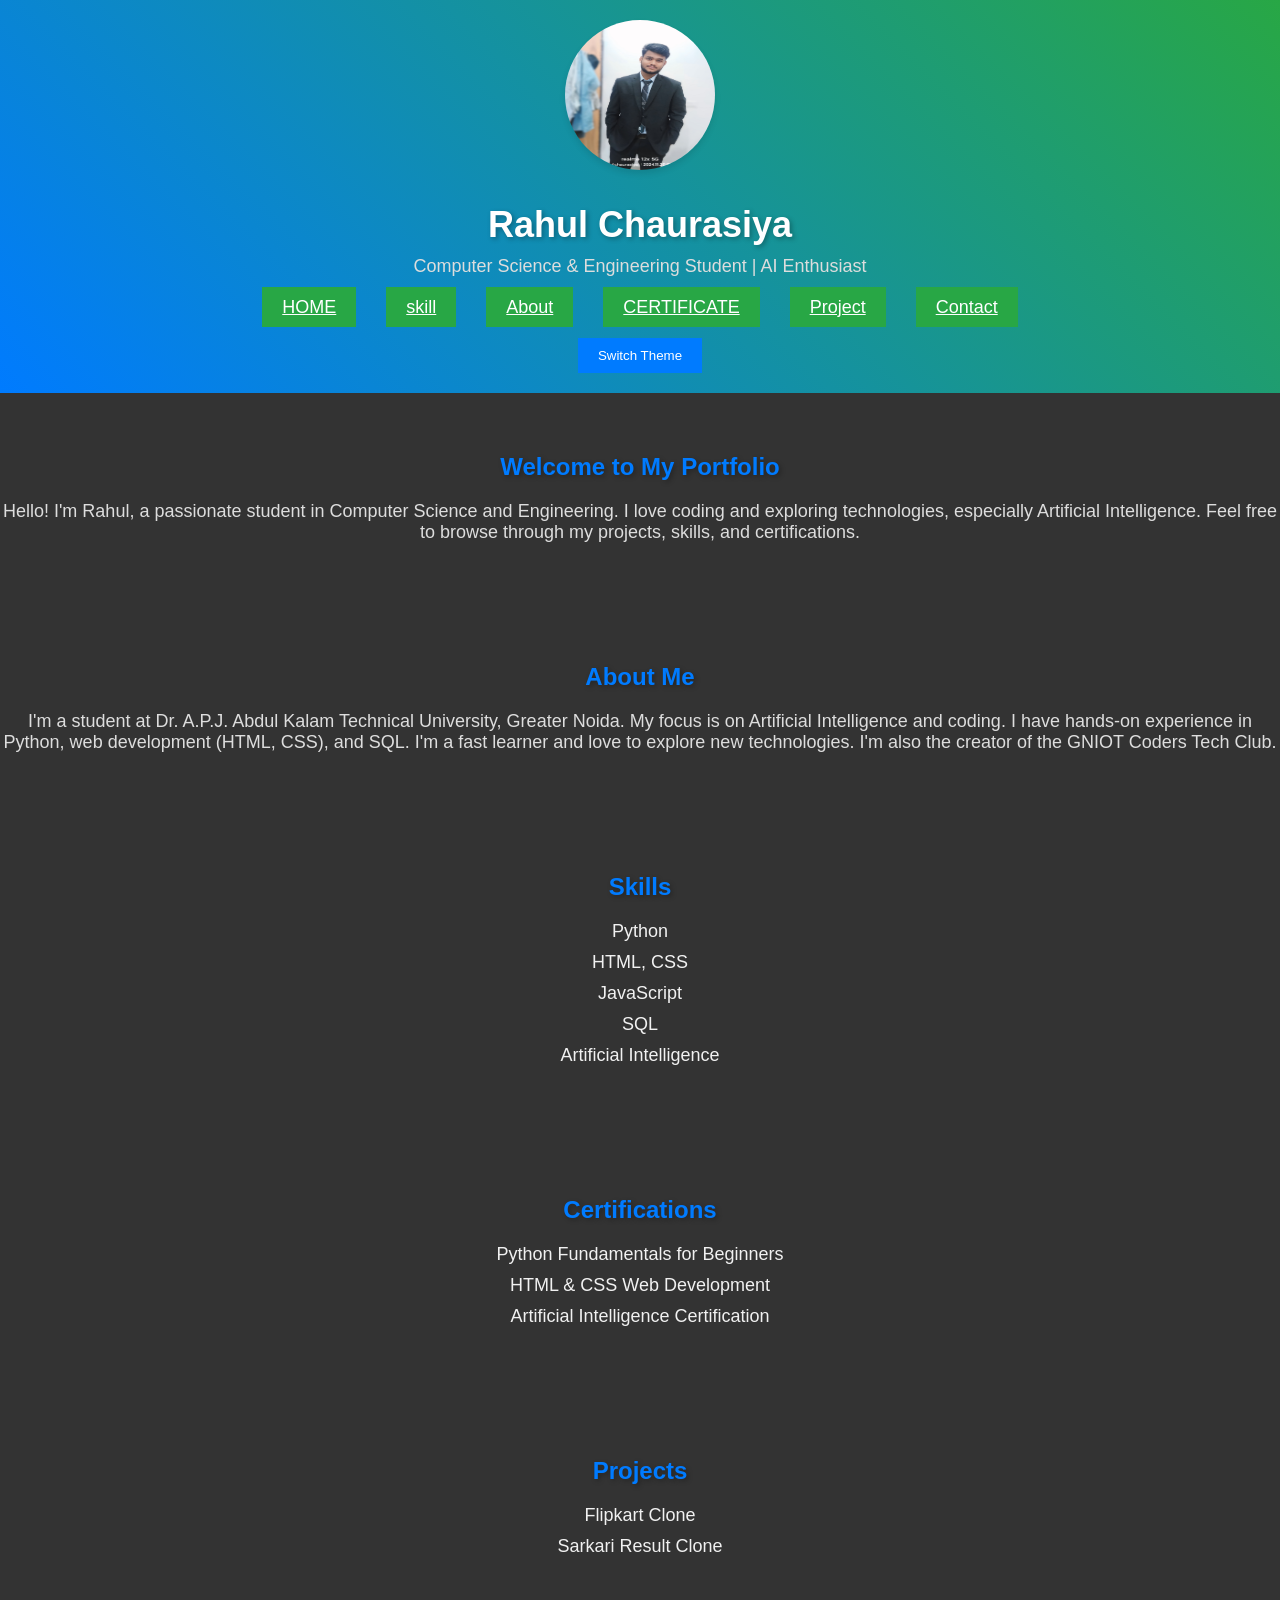
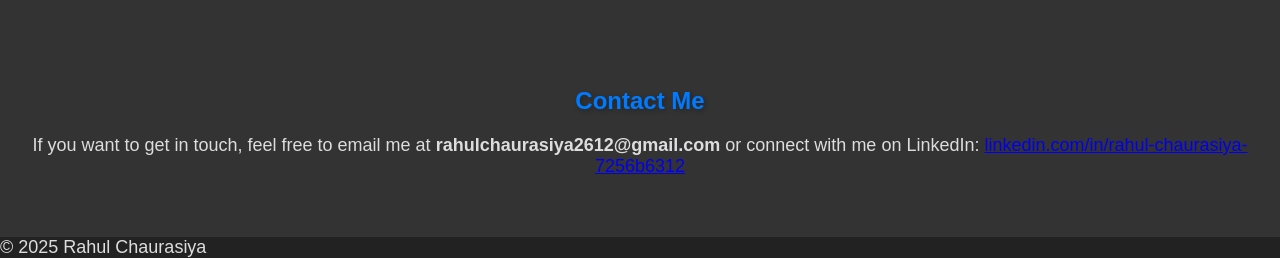
<file: index.html>
<!DOCTYPE html>
<html lang="en">
<head>
  <meta charset="UTF-8">
  <meta name="viewport" content="width=device-width, initial-scale=1.0">
  <title>Rahul Chaurasiya - Portfolio</title>
  <link rel="stylesheet" href="style.css">
</head>
<body>
  <!-- Header Section -->
  <header>
    <div class="container">
      <img src="PIC2.jpg" alt="Rahul Chaurasiya" class="profile-img">
      <h1>Rahul Chaurasiya</h1>
      <p>Computer Science & Engineering Student | AI Enthusiast</p>

      <!-- Mobile Menu Toggle -->
      <div class="menu-toggle">&#9776;</div>

      <!-- Navigation Menu -->
      <nav class="nav-menu">
        <ul>
          <!-- <li><button class="nav-link" data-target="home">Home</button></li> -->
         <!-- <button class="nav-link" data-target="home">Home</button> -->
         <li><a href="HOME.html" class="nav-link">HOME</a></li>
         <li><a href="skill.html" class="nav-link">skill</a></li>
         <li><a href="About.html" class="nav-link">About</a></li>
         
         <!-- <li><button class="nav-link" data-target="about">About</button></li> -->
         <!-- <li><button class="nav-link" data-target="skills">Skills</button></li> -->
         <li><a href="certificate.html" class="nav-link">CERTIFICATE</a></li>
          <!-- <li><button class="nav-link" data-target="certifications">Certifications</button></li> -->

         <li><a href="project.html" class="nav-link">Project</a></li>
         <li><a href="contact.html" class="nav-link">Contact</a></li>


          <!-- <li><button class="nav-link" data-target="projects">Projects</button></li> -->
          <!-- <li><button class="nav-link" data-target="contact">Contact</button></li> -->
        </ul>
      </nav>

      <!-- Theme Switcher Button -->
      <button class="theme-toggle">Switch Theme</button>
    </div>
  </header>

  <!-- Sections -->
  <section id="home">
    <div class="container">
      <h2>Welcome to My Portfolio</h2>
      <p>Hello! I'm Rahul, a passionate student in Computer Science and Engineering. I love coding and exploring technologies, especially Artificial Intelligence. Feel free to browse through my projects, skills, and certifications.</p>
    </div>
  </section>

  <section id="about">
    <div class="container">
      <h2>About Me</h2>
      <p>I'm a student at Dr. A.P.J. Abdul Kalam Technical University, Greater Noida. My focus is on Artificial Intelligence and coding. I have hands-on experience in Python, web development (HTML, CSS), and SQL. I'm a fast learner and love to explore new technologies. I'm also the creator of the GNIOT Coders Tech Club.</p>
    </div>
  </section>

  <section id="skills">
    <div class="container">
      <h2>Skills</h2>
      <ul>
        <li>Python</li>
        <li>HTML, CSS</li>
        <li>JavaScript</li>
        <li>SQL</li>
        <li>Artificial Intelligence</li>
      </ul>
    </div>
  </section>

  <section id="certifications">
    <div class="container">
      <h2>Certifications</h2>
      <ul>
        <li>Python Fundamentals for Beginners</li>
        <li>HTML & CSS Web Development</li>
        <li>Artificial Intelligence Certification</li>
      </ul>
    </div>
  </section>

  <section id="projects">
    <div class="container">
      <h2>Projects</h2>
      <ul>
        <li>Flipkart Clone</li>
        <li>Sarkari Result Clone</li>
      </ul>
    </div>
  </section>

  <section id="contact">
    <div class="container">
      <h2>Contact Me</h2>
      <p>If you want to get in touch, feel free to email me at <strong>rahulchaurasiya2612@gmail.com</strong> or connect with me on LinkedIn: <a href="https://linkedin.com/in/rahul-chaurasiya-7256b6312" target="_blank">linkedin.com/in/rahul-chaurasiya-7256b6312</a></p>
    </div>
  </section>

  <footer>
    <div class="container">
      <p>&copy; 2025 Rahul Chaurasiya</p>
    </div>
  </footer>

  <script src="script.js"></script>
</body>
</html>
</file>
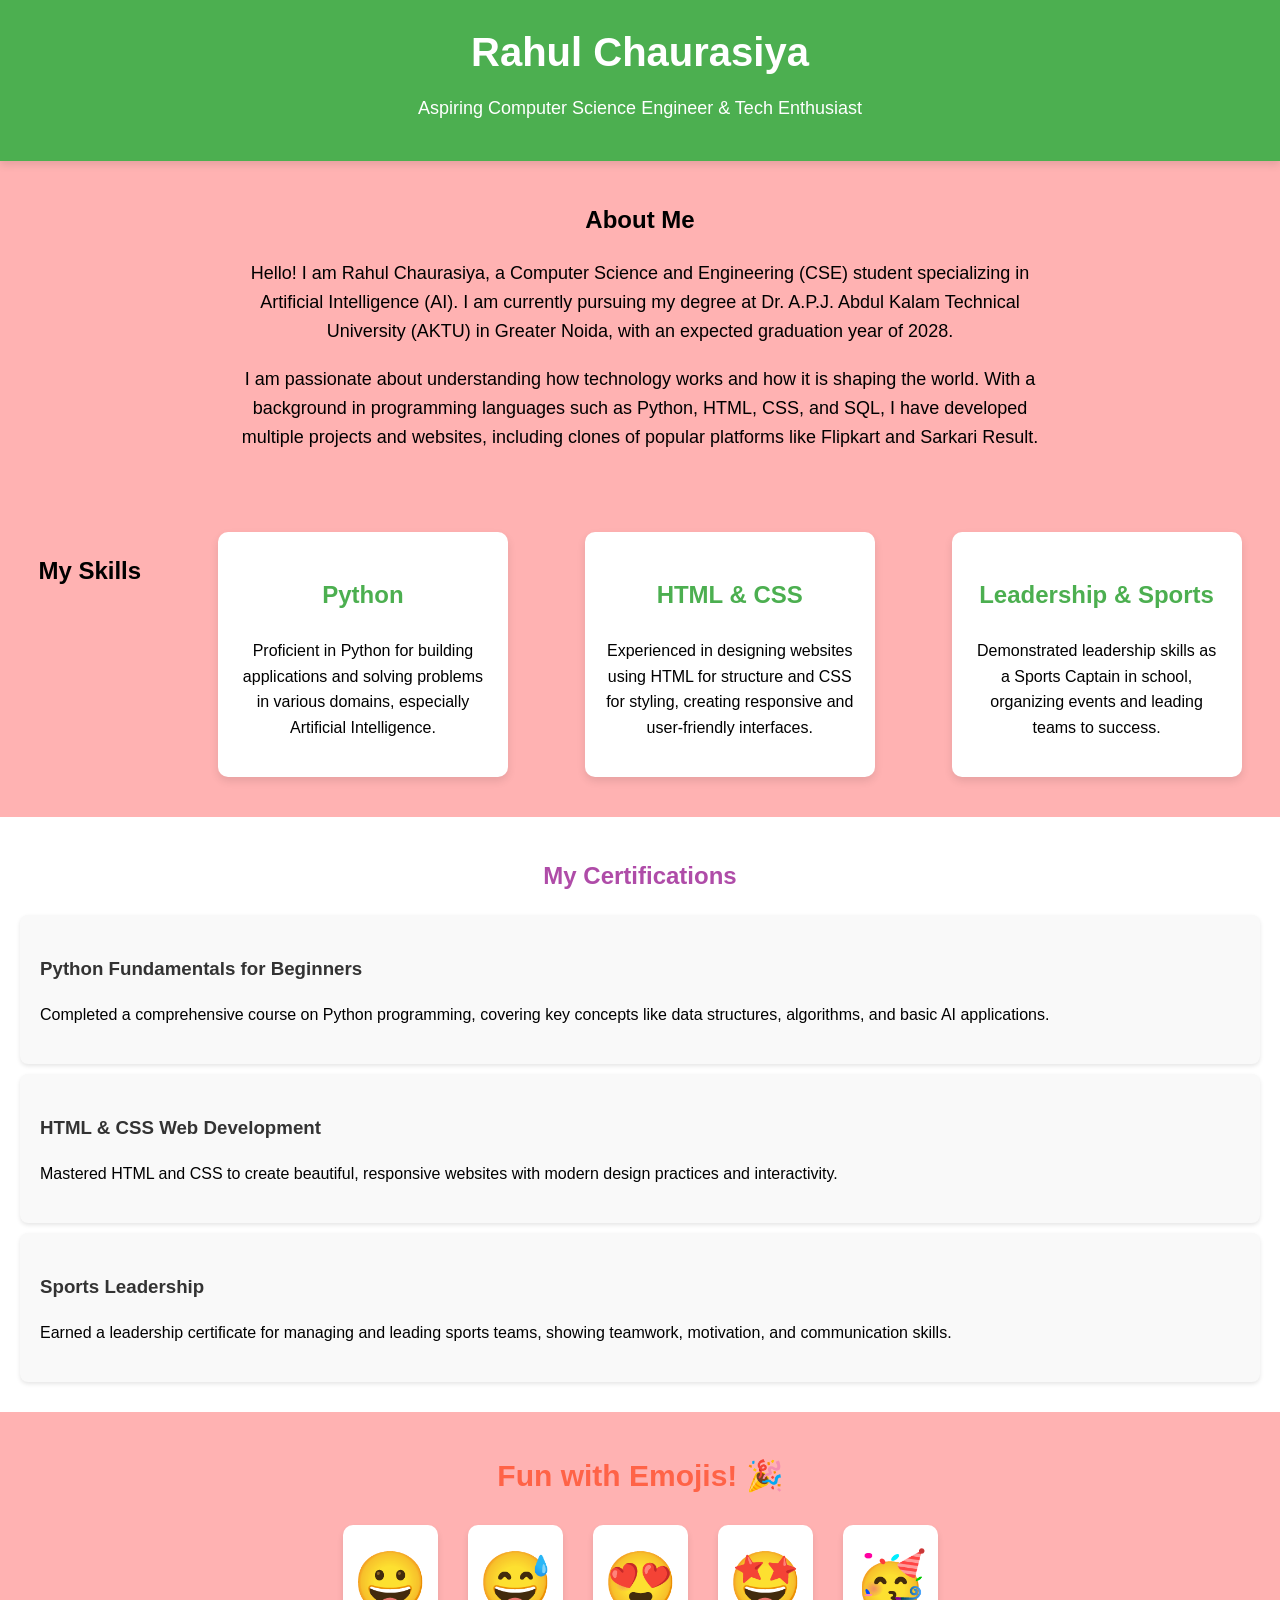
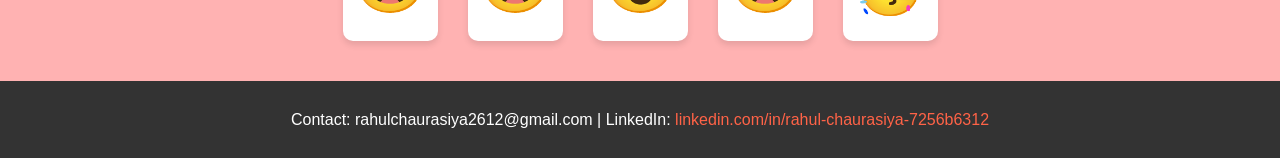
<file: certificate.html>
<!DOCTYPE html>
<html lang="en">
<head>
    <meta charset="UTF-8">
    <meta name="viewport" content="width=device-width, initial-scale=1.0">
    <title>Rahul Chaurasiya - Certificate Showcase</title>
    <link rel="stylesheet" href="stylesCERTIFICATE.css">
</head>
<body>
    <header>
        <h1>Rahul Chaurasiya</h1>
        <p class="subtitle">Aspiring Computer Science Engineer & Tech Enthusiast</p>
    </header>
    
    <section class="intro">
        <h2>About Me</h2>
        <p>
            Hello! I am Rahul Chaurasiya, a Computer Science and Engineering (CSE) student specializing in Artificial Intelligence (AI). I am currently pursuing my degree at Dr. A.P.J. Abdul Kalam Technical University (AKTU) in Greater Noida, with an expected graduation year of 2028. 
        </p>
        <p>
            I am passionate about understanding how technology works and how it is shaping the world. With a background in programming languages such as Python, HTML, CSS, and SQL, I have developed multiple projects and websites, including clones of popular platforms like Flipkart and Sarkari Result.
        </p>
    </section>
    
    <section class="skills">
        <h2>My Skills</h2>
        <div class="skill-card">
            <h3>Python</h3>
            <p>Proficient in Python for building applications and solving problems in various domains, especially Artificial Intelligence.</p>
        </div>
        <div class="skill-card">
            <h3>HTML & CSS</h3>
            <p>Experienced in designing websites using HTML for structure and CSS for styling, creating responsive and user-friendly interfaces.</p>
        </div>
        <div class="skill-card">
            <h3>Leadership & Sports</h3>
            <p>Demonstrated leadership skills as a Sports Captain in school, organizing events and leading teams to success.</p>
        </div>
    </section>
    
    <section class="certificates">
        <h2>My Certifications</h2>
        <div class="certificate-card">
            <h3>Python Fundamentals for Beginners</h3>
            <p>Completed a comprehensive course on Python programming, covering key concepts like data structures, algorithms, and basic AI applications.</p>
        </div>
        <div class="certificate-card">
            <h3>HTML & CSS Web Development</h3>
            <p>Mastered HTML and CSS to create beautiful, responsive websites with modern design practices and interactivity.</p>
        </div>
        <div class="certificate-card">
            <h3>Sports Leadership</h3>
            <p>Earned a leadership certificate for managing and leading sports teams, showing teamwork, motivation, and communication skills.</p>
        </div>
    </section>
    
    <section class="emojis">
        <h2>Fun with Emojis! 🎉</h2>
        <div class="emoji-container">
            <div class="emoji">😀</div>
            <div class="emoji">😅</div>
            <div class="emoji">😍</div>
            <div class="emoji">🤩</div>
            <div class="emoji">🥳</div>
        </div>
    </section>
    
    <footer>
        <p>Contact: rahulchaurasiya2612@gmail.com | LinkedIn: <a href="https://linkedin.com/in/rahul-chaurasiya-7256b6312" target="_blank">linkedin.com/in/rahul-chaurasiya-7256b6312</a></p>
    </footer>
</body>
</html>
</file>
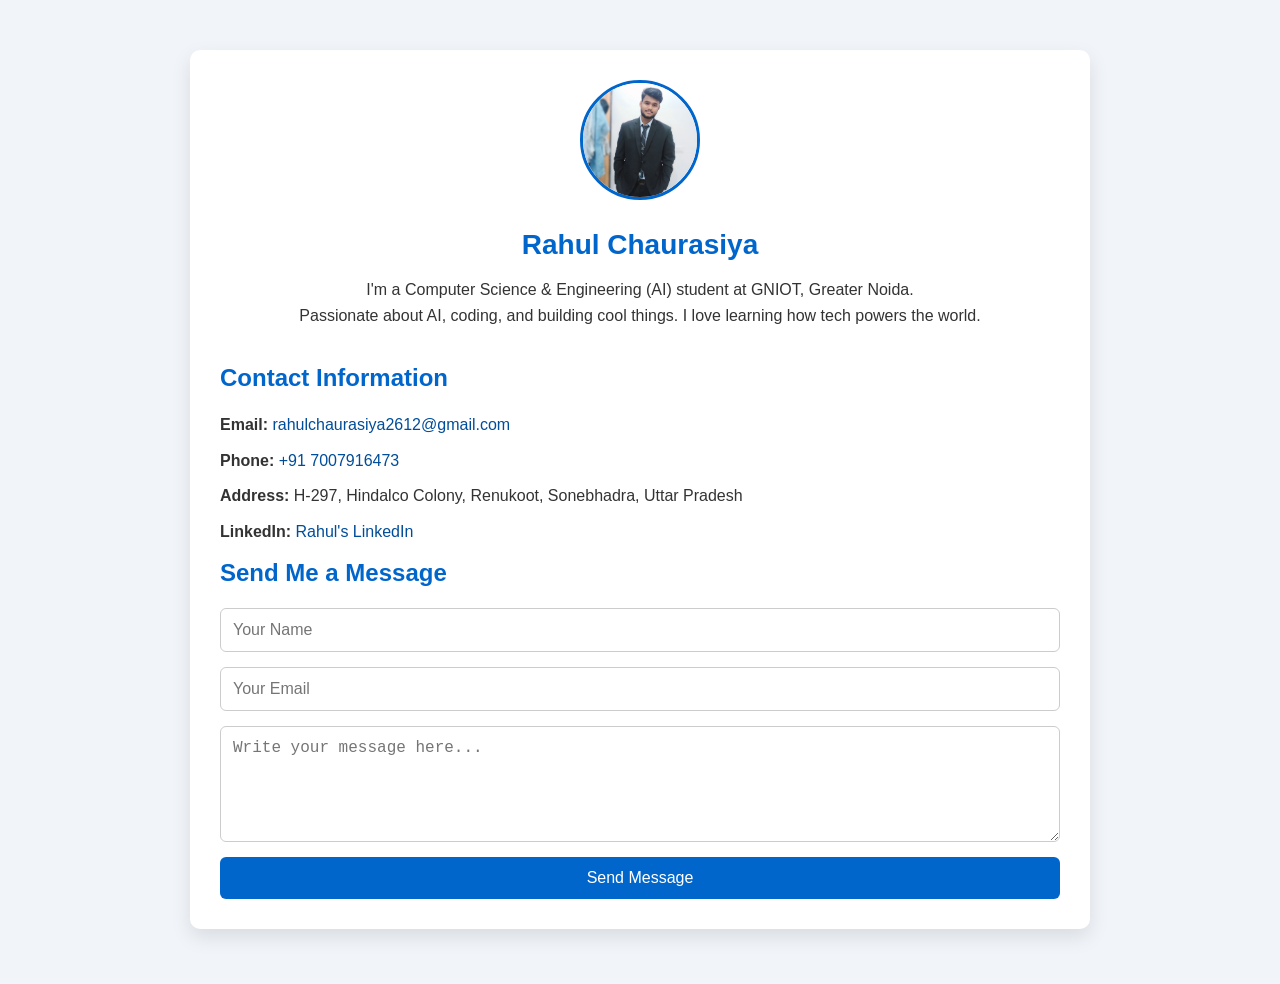
<file: contact.html>
<!DOCTYPE html>
<html lang="en">
<head>
  <meta charset="UTF-8" />
  <meta name="viewport" content="width=device-width, initial-scale=1.0"/>
  <title>Contact - Rahul Chaurasiya</title>
  <link rel="stylesheet" href="stylecontact.css" />
</head>
<body>
  <div class="container">
    <div class="intro">
      <img src="PIC2.jpg" alt="Rahul Chaurasiya" class="profile-pic" />
      <h1>Rahul Chaurasiya</h1>
      <p>
        I'm a Computer Science & Engineering (AI) student at GNIOT, Greater Noida.<br>
        Passionate about AI, coding, and building cool things. I love learning how tech powers the world.
      </p>
    </div>

    <div class="contact-info">
      <h2>Contact Information</h2>
      <ul>
        <li><strong>Email:</strong> <a href="mailto:rahulchaurasiya2612@gmail.com">rahulchaurasiya2612@gmail.com</a></li>
        <li><strong>Phone:</strong> <a href="tel:+917007916473">+91 7007916473</a></li>
        <li><strong>Address:</strong> H-297, Hindalco Colony, Renukoot, Sonebhadra, Uttar Pradesh</li>
        <li><strong>LinkedIn:</strong> <a href="https://linkedin.com/in/rahul-chaurasiya-7256b6312" target="_blank">Rahul's LinkedIn</a></li>
      </ul>
    </div>

    <div class="contact-form">
      <h2>Send Me a Message</h2>
      <form action="#" method="post">
        <input type="text" name="name" placeholder="Your Name" required />
        <input type="email" name="email" placeholder="Your Email" required />
        <textarea name="message" rows="5" placeholder="Write your message here..." required></textarea>
        <button type="submit">Send Message</button>
      </form>
    </div>
  </div>
</body>
</html>
</file>
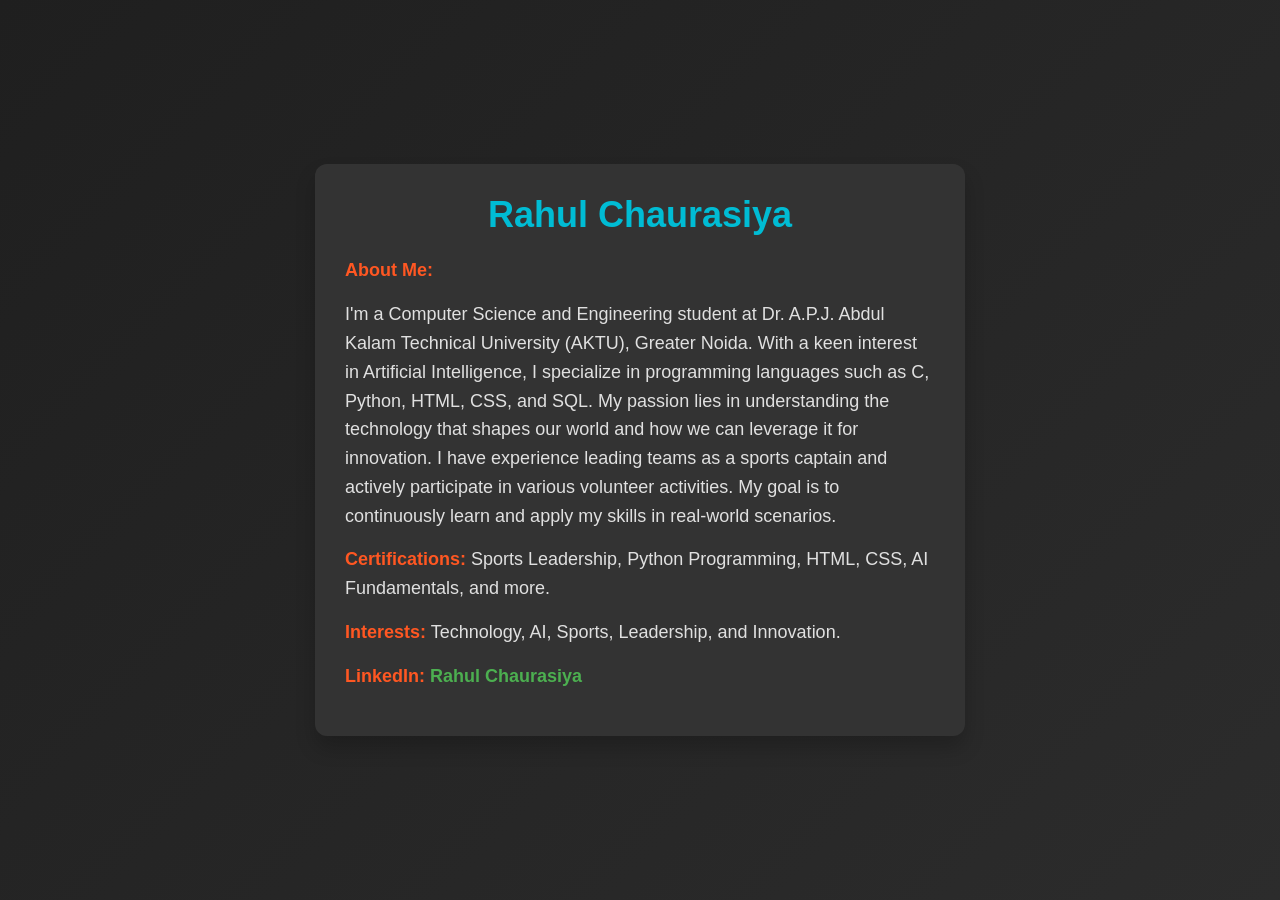
<file: HOME.html>
<!DOCTYPE html>
<html lang="en">
<head>
  <meta charset="UTF-8">
  <meta name="viewport" content="width=device-width, initial-scale=1.0">
  <title>Rahul Chaurasiya's Profile</title>
  <link rel="stylesheet" href="styles_HOME.css">
</head>
<body>
  <div class="container">
    <div class="profile-card">
      <h1>Rahul Chaurasiya</h1>
      <p><strong>About Me:</strong></p>
      <p>I'm a Computer Science and Engineering student at Dr. A.P.J. Abdul Kalam Technical University (AKTU), Greater Noida. With a keen interest in Artificial Intelligence, I specialize in programming languages such as C, Python, HTML, CSS, and SQL. My passion lies in understanding the technology that shapes our world and how we can leverage it for innovation. I have experience leading teams as a sports captain and actively participate in various volunteer activities. My goal is to continuously learn and apply my skills in real-world scenarios.</p>
      <p><strong>Certifications:</strong> Sports Leadership, Python Programming, HTML, CSS, AI Fundamentals, and more.</p>
      <p><strong>Interests:</strong> Technology, AI, Sports, Leadership, and Innovation.</p>
      
      <p><strong>LinkedIn:</strong> <a href="https://linkedin.com/in/rahul-chaurasiya-7256b6312" class="link" target="_blank">Rahul Chaurasiya</a></p>
    </div>
  </div>
</body>
</html>
</file>
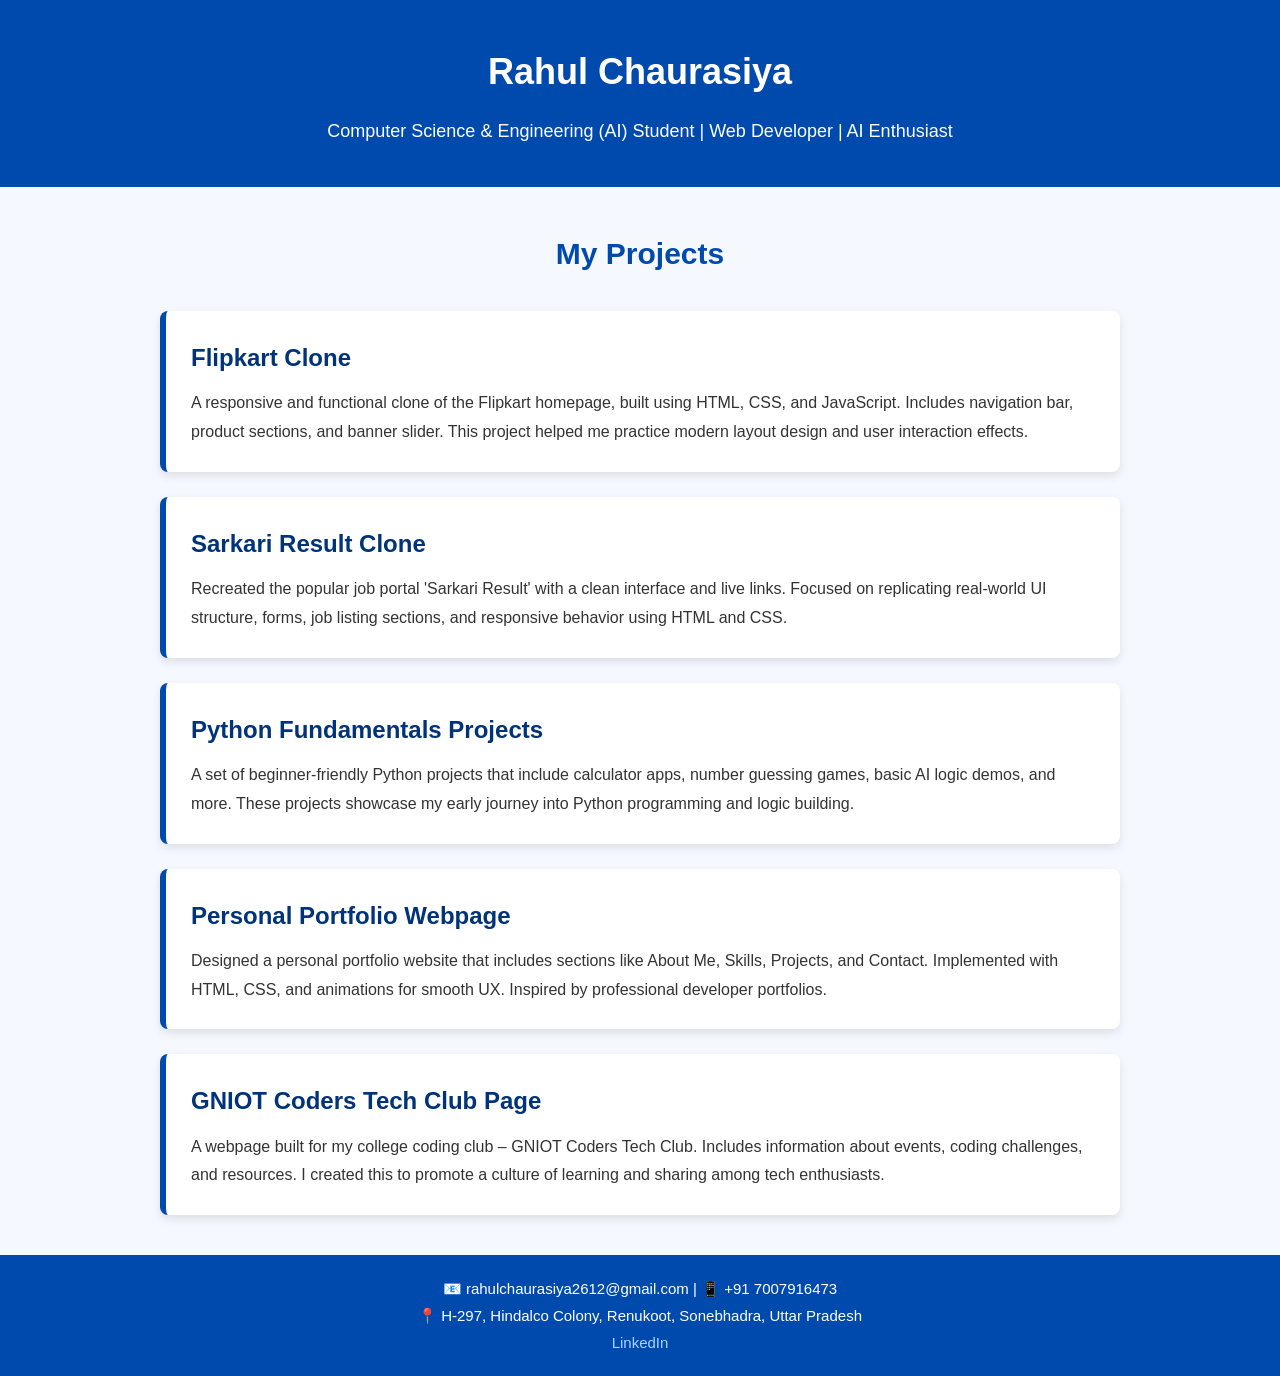
<file: project.html>
<!DOCTYPE html>
<html lang="en">
<head>
  <meta charset="UTF-8" />
  <meta name="viewport" content="width=device-width, initial-scale=1.0"/>
  <title>Rahul Chaurasiya - Projects</title>
  <link rel="stylesheet" href="styleproject.css" />
</head>
<body>
  <header>
    <h1>Rahul Chaurasiya</h1>
    <p>Computer Science & Engineering (AI) Student | Web Developer | AI Enthusiast</p>
  </header>

  <section class="projects">
    <h2>My Projects</h2>

    <div class="project">
      <h3>Flipkart Clone</h3>
      <p>
        A responsive and functional clone of the Flipkart homepage, built using HTML, CSS, and JavaScript. Includes navigation bar, product sections, and banner slider. This project helped me practice modern layout design and user interaction effects.
      </p>
    </div>

    <div class="project">
      <h3>Sarkari Result Clone</h3>
      <p>
        Recreated the popular job portal 'Sarkari Result' with a clean interface and live links. Focused on replicating real-world UI structure, forms, job listing sections, and responsive behavior using HTML and CSS.
      </p>
    </div>

    <div class="project">
      <h3>Python Fundamentals Projects</h3>
      <p>
        A set of beginner-friendly Python projects that include calculator apps, number guessing games, basic AI logic demos, and more. These projects showcase my early journey into Python programming and logic building.
      </p>
    </div>

    <div class="project">
      <h3>Personal Portfolio Webpage</h3>
      <p>
        Designed a personal portfolio website that includes sections like About Me, Skills, Projects, and Contact. Implemented with HTML, CSS, and animations for smooth UX. Inspired by professional developer portfolios.
      </p>
    </div>

    <div class="project">
      <h3>GNIOT Coders Tech Club Page</h3>
      <p>
        A webpage built for my college coding club – GNIOT Coders Tech Club. Includes information about events, coding challenges, and resources. I created this to promote a culture of learning and sharing among tech enthusiasts.
      </p>
    </div>
  </section>

  <footer>
    <p>📧 rahulchaurasiya2612@gmail.com | 📱 +91 7007916473</p>
    <p>📍 H-297, Hindalco Colony, Renukoot, Sonebhadra, Uttar Pradesh</p>
    <p><a href="https://linkedin.com/in/rahul-chaurasiya-7256b6312" target="_blank">LinkedIn</a></p>
  </footer>
</body>
</html>
</file>
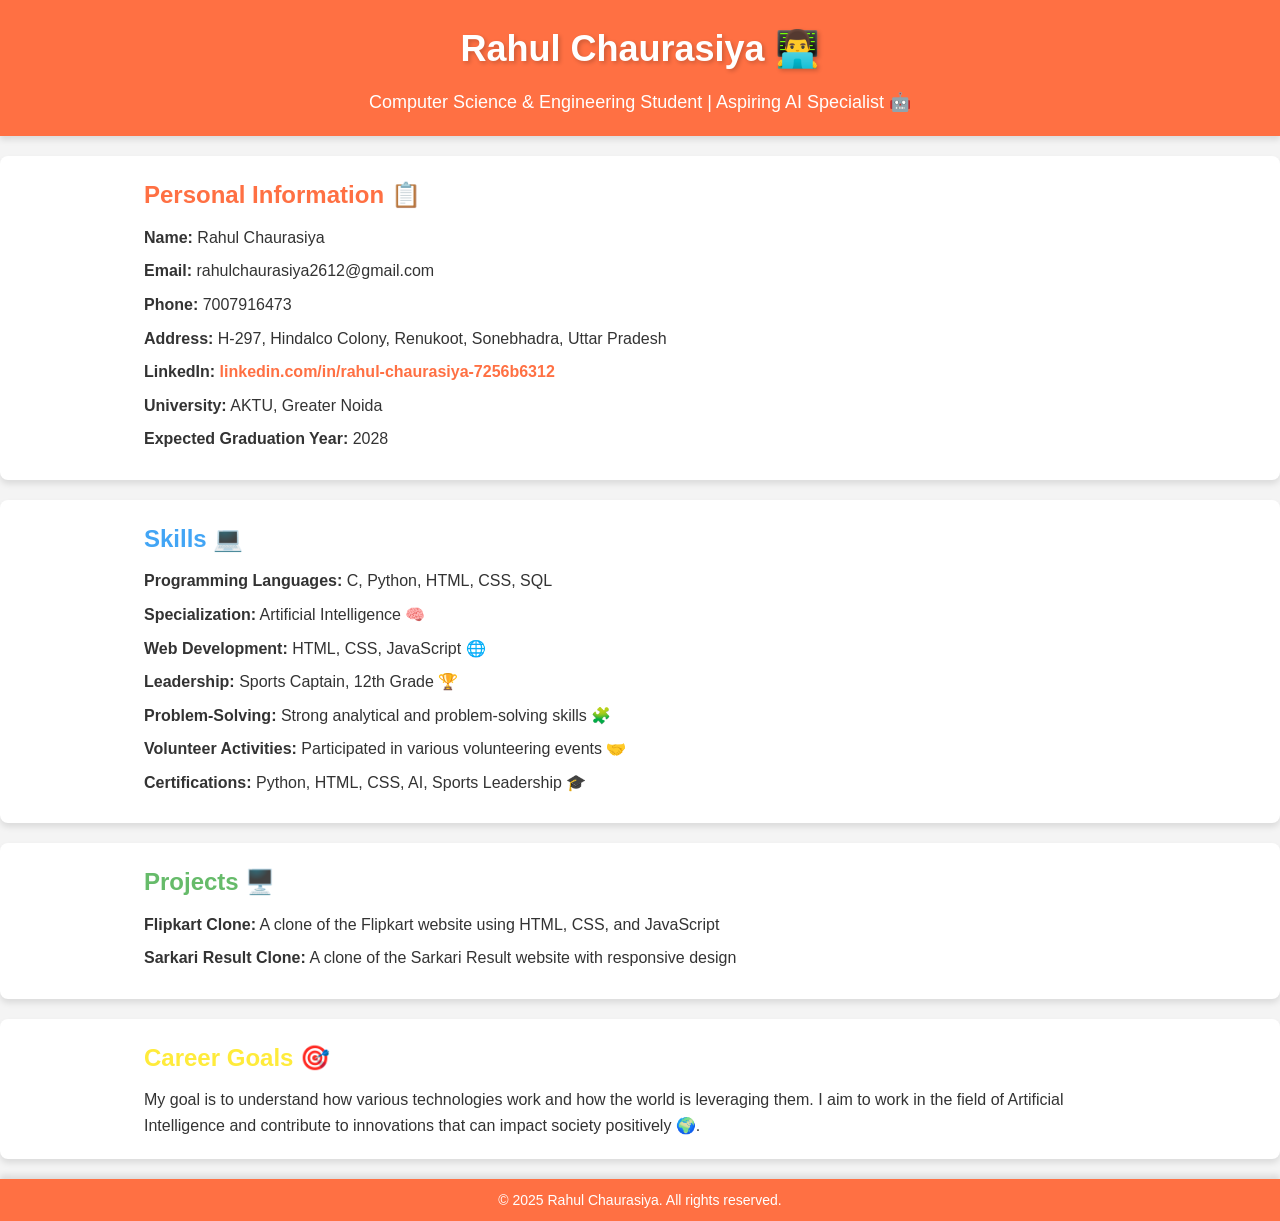
<file: skill.html>
<!DOCTYPE html>
<html lang="en">
<head>
    <meta charset="UTF-8">
    <meta name="viewport" content="width=device-width, initial-scale=1.0">
    <title>Rahul Chaurasiya - Biodata</title>
    <link rel="stylesheet" href="styles_SKILL.css">
</head>
<body>
    <header>
        <div class="container">
            <h1>Rahul Chaurasiya 👨‍💻</h1>
            <p>Computer Science & Engineering Student | Aspiring AI Specialist 🤖</p>
        </div>
    </header>

    <section class="bio">
        <div class="container">
            <h2>Personal Information 📋</h2>
            <ul>
                <li><strong>Name:</strong> Rahul Chaurasiya</li>
                <li><strong>Email:</strong> rahulchaurasiya2612@gmail.com</li>
                <li><strong>Phone:</strong> 7007916473</li>
                <li><strong>Address:</strong> H-297, Hindalco Colony, Renukoot, Sonebhadra, Uttar Pradesh</li>
                <li><strong>LinkedIn:</strong> <a href="https://linkedin.com/in/rahul-chaurasiya-7256b6312" target="_blank">linkedin.com/in/rahul-chaurasiya-7256b6312</a></li>
                <li><strong>University:</strong> AKTU, Greater Noida</li>
                <li><strong>Expected Graduation Year:</strong> 2028</li>
            </ul>
        </div>
    </section>

    <section class="skills">
        <div class="container">
            <h2>Skills 💻</h2>
            <ul>
                <li><strong>Programming Languages:</strong> C, Python, HTML, CSS, SQL</li>
                <li><strong>Specialization:</strong> Artificial Intelligence 🧠</li>
                <li><strong>Web Development:</strong> HTML, CSS, JavaScript 🌐</li>
                <li><strong>Leadership:</strong> Sports Captain, 12th Grade 🏆</li>
                <li><strong>Problem-Solving:</strong> Strong analytical and problem-solving skills 🧩</li>
                <li><strong>Volunteer Activities:</strong> Participated in various volunteering events 🤝</li>
                <li><strong>Certifications:</strong> Python, HTML, CSS, AI, Sports Leadership 🎓</li>
            </ul>
        </div>
    </section>

    <section class="projects">
        <div class="container">
            <h2>Projects 🖥️</h2>
            <ul>
                <li><strong>Flipkart Clone:</strong> A clone of the Flipkart website using HTML, CSS, and JavaScript</li>
                <li><strong>Sarkari Result Clone:</strong> A clone of the Sarkari Result website with responsive design</li>
            </ul>
        </div>
    </section>

    <section class="goals">
        <div class="container">
            <h2>Career Goals 🎯</h2>
            <p>My goal is to understand how various technologies work and how the world is leveraging them. I aim to work in the field of Artificial Intelligence and contribute to innovations that can impact society positively 🌍.</p>
        </div>
    </section>

    <footer>
        <div class="container">
            <p>&copy; 2025 Rahul Chaurasiya. All rights reserved.</p>
        </div>
    </footer>
</body>
</html>
</file>
<file: style.css>
/* Global Styles */
* {
    margin: 0;
    padding: 0;
    box-sizing: border-box;
  }
  
  body {
    font-family: 'Arial', sans-serif;
    background-color: #222; /* Darker background */
    color: #f1f1f1; /* Light text color for contrast */
    transition: background-color 0.3s ease;
  }
  
  h1, h2 {
    color: #fff;
    text-shadow: 2px 2px 5px rgba(0, 0, 0, 0.3);
  }
  
  /* Header Section */
  header {
    background: linear-gradient(45deg, #007bff, #28a745); /* Professional gradient */
    padding: 20px 0;
    text-align: center;
    position: relative;
  }
  
  .profile-img {
    border-radius: 50%;
    width: 150px;
    height: 150px;
    margin-bottom: 20px;
    box-shadow: 0 4px 6px rgba(0, 0, 0, 0.1);
    transition: transform 0.3s ease, box-shadow 0.3s ease;
  }
  
  .profile-img:hover {
    transform: scale(1.1); /* Zoom effect on hover */
    box-shadow: 0 8px 12px rgba(0, 0, 0, 0.2); /* Adding shadow on hover */
  }
  
  h1 {
    font-size: 36px;
    margin: 10px 0;
  }
  
  p {
    font-size: 18px;
    color: #ddd;
  }
  
  nav ul {
    list-style: none;
    display: flex;
    justify-content: center;
    margin-top: 20px;
  }
  
  nav ul li {
    margin: 0 15px;
  }
  
  nav .nav-link {
    background: #28a745; /* Professional green */
    border: none;
    color: white;
    font-size: 18px;
    padding: 10px 20px;
    cursor: pointer;
    transition: background 0.3s ease, transform 0.3s ease, color 0.3s ease;
  }
  
  nav .nav-link:hover {
    background: #218838; /* Darker green on hover */
    transform: scale(1.1);
    color: #fff; /* Text color change */
  }
  
  .theme-toggle {
    background-color: #007bff; /* Professional blue */
    color: white;
    padding: 10px 20px;
    border: none;
    margin-top: 20px;
    cursor: pointer;
    transition: background-color 0.3s ease, transform 0.3s ease;
  }
  
  .theme-toggle:hover {
    background-color: #0056b3; /* Darker blue on hover */
    transform: scale(1.1);
  }
  
  .menu-toggle {
    display: none;
    font-size: 30px;
    color: white;
    cursor: pointer;
    transition: transform 0.3s ease;
  }
  
  .menu-toggle:hover {
    transform: rotate(90deg); /* Rotate the hamburger icon on hover */
  }
  
  /* Sections */
  section {
    padding: 60px 0;
    background-color: #333; /* Darker background for sections */
    color: #f1f1f1; /* Light text for better readability */
    text-align: center;
  }
  
  section h2 {
    margin-bottom: 20px;
    color: #007bff; /* Blue for section headings */
  }
  
  ul {
    list-style: none;
    padding: 0;
  }
  
  ul li {
    margin: 10px 0;
    font-size: 18px;
    transition: transform 0.3s ease, color 0.3s ease;
  }
  
  ul li:hover {
    transform: translateX(10px); /* Slide effect on hover */
    color: #28a745; /* Change text color to green */
  }
  
  /* Responsive Design */
  @media (max-width: 768px) {
    nav ul {
      flex-direction: column;
    }
  
    .menu-toggle {
      display: block;
      position: absolute;
      top: 20px;
      right: 20px;
    }
  
    nav.active {
      display: block;
    }
  
    nav ul {
      display: none;
      flex-direction: column;
      text-align: center;
    }
  
    nav ul li {
      margin: 15px 0;
    }
  
    nav.active ul {
      display: flex;
    }
  }
  
  @media (max-width: 480px) {
    .profile-img {
      width: 120px;
      height: 120px;
    }
  
    h1 {
      font-size: 28px;
    }
  
    p {
      font-size: 16px;
    }
  
    .theme-toggle, .nav-link {
      font-size: 16px;
      padding: 8px 15px;
    }
  }
  
  /* Dark Theme */
  body.dark-theme {
    background-color: #222;
    color: #f1f1f1;
  }
  
  body.dark-theme header {
    background: linear-gradient(45deg, #28a745, #007bff);
  }
  
  body.dark-theme nav .nav-link {
    background: #218838;
  }
  
  body.dark-theme .theme-toggle {
    background-color: #0056b3;
  }
</file>
<file: stylesCERTIFICATE.css>
/* Global styles */
body {
    font-family: 'Arial', sans-serif;
    margin: 0;
    padding: 0;
    background-color: #ffb2b2;
    color: #000000;
    line-height: 1.6;
    transition: background-color 0.3s ease;
}

body:hover {
    background-color: #e0f7fa; /* Light blue background effect */
}

header {
    background-color: #4CAF50;
    color: white;
    padding: 20px;
    text-align: center;
    box-shadow: 0 4px 8px rgba(0, 0, 0, 0.1);
}

header h1 {
    font-size: 40px;
    margin: 0;
}

.subtitle {
    font-size: 18px;
    margin-top: 10px;
}

/* About me section */
.intro {
    padding: 20px;
    text-align: center;
}

.intro h2 {
    color: #000000;
}

.intro p {
    font-size: 18px;
    max-width: 800px;
    margin: 20px auto;
}

/* Skills section */
.skills {
    display: flex;
    justify-content: space-around;
    margin: 40px 0;
}

.skill-card {
    background-color: #fff;
    padding: 20px;
    border-radius: 10px;
    box-shadow: 0 4px 8px rgba(0, 0, 0, 0.1);
    width: 250px;
    text-align: center;
    transition: transform 0.3s ease, box-shadow 0.3s ease;
}

.skill-card:hover {
    transform: translateY(-10px);
    box-shadow: 0 6px 12px rgba(0, 0, 0, 0.2);
}

.skill-card h3 {
    font-size: 24px;
    color: #4CAF50;
}

.skill-card p {
    font-size: 16px;
}

/* Certificates section */
.certificates {
    padding: 20px;
    background-color: #ffffff;
    margin: 40px 0;
}

.certificates h2 {
    text-align: center;
    color: #af4ca8;
}

.certificate-card {
    background-color: #f9f9f9;
    padding: 20px;
    margin: 10px 0;
    border-radius: 8px;
    box-shadow: 0 2px 4px rgba(0, 0, 0, 0.1);
    transition: transform 0.3s ease, box-shadow 0.3s ease;
}

.certificate-card:hover {
    transform: translateY(-5px);
    box-shadow: 0 4px 8px rgba(0, 0, 0, 0.2);
}

.certificate-card h3 {
    color: #333;
}

.certificate-card p {
    font-size: 16px;
}

/* Emoji section */
.emojis {
    text-align: center;
    margin: 40px 0;
}

.emojis h2 {
    font-size: 30px;
    color: #ff6347;
}

.emoji-container {
    display: flex;
    justify-content: center;
    gap: 30px;
}

.emoji {
    font-size: 60px;
    transition: transform 0.3s ease, color 0.3s ease;
    cursor: pointer;
    padding: 10px;
    border-radius: 10px;
    background-color: #fff;
    box-shadow: 0 4px 6px rgba(0, 0, 0, 0.1);
}

.emoji:hover {
    transform: scale(1.3);
    color: #ff6347;
    background-color: #e0e0e0;
}

/* Footer */
footer {
    background-color: #333;
    color: white;
    padding: 10px;
    text-align: center;
}

footer a {
    color: #ff6347;
    text-decoration: none;
}

footer a:hover {
    text-decoration: underline;
}
</file>
<file: stylecontact.css>
* {
    margin: 0;
    padding: 0;
    box-sizing: border-box;
  }
  
  body {
    font-family: 'Segoe UI', sans-serif;
    background: #f1f4f9;
    color: #333;
    line-height: 1.6;
  }
  
  .container {
    max-width: 900px;
    margin: 50px auto;
    background: #fff;
    padding: 30px;
    border-radius: 10px;
    box-shadow: 0 8px 20px rgba(0,0,0,0.1);
  }
  
  .intro {
    text-align: center;
    margin-bottom: 30px;
  }
  
  .profile-pic {
    width: 120px;
    height: 120px;
    border-radius: 50%;
    object-fit: cover;
    margin-bottom: 15px;
    border: 3px solid #0066cc;
  }
  
  .intro h1 {
    color: #0066cc;
    font-size: 28px;
    margin-bottom: 10px;
  }
  
  .contact-info h2,
  .contact-form h2 {
    color: #0066cc;
    margin-bottom: 15px;
  }
  
  .contact-info ul {
    list-style: none;
    padding-left: 0;
  }
  
  .contact-info li {
    margin-bottom: 10px;
  }
  
  .contact-info a {
    color: #004d99;
    text-decoration: none;
  }
  
  .contact-form form {
    display: flex;
    flex-direction: column;
  }
  
  .contact-form input,
  .contact-form textarea {
    margin-bottom: 15px;
    padding: 12px;
    border: 1px solid #ccc;
    border-radius: 6px;
    font-size: 16px;
  }
  
  .contact-form button {
    background-color: #0066cc;
    color: white;
    border: none;
    padding: 12px;
    border-radius: 6px;
    cursor: pointer;
    font-size: 16px;
    transition: background-color 0.3s ease;
  }
  
  .contact-form button:hover {
    background-color: #004d99;
  }
</file>
<file: styles_HOME.css>
* {
    margin: 0;
    padding: 0;
    box-sizing: border-box;
  }
  
  body {
    font-family: 'Segoe UI', Tahoma, Geneva, Verdana, sans-serif;
    background: linear-gradient(135deg, #1f1f1f, #2c2c2c);
    display: flex;
    justify-content: center;
    align-items: center;
    height: 100vh;
    color: #f0f0f0;
  }
  
  .container {
    display: flex;
    justify-content: center;
    align-items: center;
    width: 100%;
  }
  
  .profile-card {
    background: #333;
    padding: 30px;
    border-radius: 12px;
    box-shadow: 0 12px 20px rgba(0, 0, 0, 0.2);
    max-width: 650px;
    width: 100%;
    transition: transform 0.3s ease-in-out;
  }
  
  .profile-card:hover {
    transform: translateY(-10px);
    background: #444; /* Slight background change on hover */
  }
  
  h1 {
    font-size: 36px;
    margin-bottom: 20px;
    text-align: center;
    color: #00bcd4;
  }
  
  p {
    font-size: 18px;
    line-height: 1.6;
    margin-bottom: 15px;
    color: #e0e0e0;
  }
  
  strong {
    color: #ff5722;
    font-weight: bold;
  }
  
  .profile-card .highlight {
    color: #ffeb3b;
    font-weight: bold;
  }
  
  .profile-card .link {
    color: #4caf50;
    text-decoration: none;
    font-weight: bold;
    transition: color 0.3s ease;
  }
  
  .profile-card .link:hover {
    color: #ff5722; /* Change link color on hover */
    text-decoration: underline;
  }
</file>
<file: styleproject.css>
* {
    margin: 0;
    padding: 0;
    box-sizing: border-box;
  }
  
  body {
    font-family: 'Segoe UI', sans-serif;
    background-color: #f5f9ff;
    color: #222;
    line-height: 1.8;
  }
  
  header {
    background: #004aad;
    color: white;
    padding: 40px 20px;
    text-align: center;
  }
  
  header h1 {
    font-size: 36px;
    margin-bottom: 10px;
  }
  
  header p {
    font-size: 18px;
  }
  
  .projects {
    max-width: 1000px;
    margin: 40px auto;
    padding: 0 20px;
  }
  
  .projects h2 {
    font-size: 30px;
    margin-bottom: 30px;
    text-align: center;
    color: #004aad;
  }
  
  .project {
    background: white;
    padding: 25px;
    margin-bottom: 25px;
    border-left: 6px solid #004aad;
    box-shadow: 0 4px 10px rgba(0,0,0,0.1);
    border-radius: 8px;
    transition: transform 0.3s ease, background 0.3s ease;
  }
  
  .project h3 {
    font-size: 24px;
    margin-bottom: 10px;
    color: #003379;
  }
  
  .project p {
    font-size: 16px;
    color: #333;
  }
  
  .project:hover {
    transform: scale(1.03);
    background: #eaf2ff;
    border-left-color: #003379;
  }
  
  footer {
    background: #004aad;
    color: white;
    text-align: center;
    padding: 20px;
    font-size: 15px;
  }
  
  footer a {
    color: #aad4ff;
    text-decoration: none;
  }
  
  footer a:hover {
    text-decoration: underline;
  }
</file>
<file: styles_SKILL.css>
/* Reset default margin and padding */
* {
    margin: 0;
    padding: 0;
    box-sizing: border-box;
}

/* Basic styles */
body {
    font-family: Arial, sans-serif;
    background-color: #f4f4f4;
    color: #333;
    line-height: 1.6;
}

.container {
    width: 80%;
    margin: 0 auto;
}

/* Header Section */
header {
    background-color: #ff7043;
    color: white;
    padding: 20px 0;
    text-align: center;
    box-shadow: 0 4px 6px rgba(0, 0, 0, 0.1);
    transition: background-color 0.3s ease-in-out;
}

header:hover {
    background-color: #ff5722;
}

header h1 {
    font-size: 36px;
    margin-bottom: 10px;
    text-shadow: 2px 2px 4px rgba(0, 0, 0, 0.2);
}

header p {
    font-size: 18px;
}

/* Bio Section */
.bio {
    background-color: #fff;
    padding: 20px;
    margin-top: 20px;
    border-radius: 8px;
    box-shadow: 0 4px 6px rgba(0, 0, 0, 0.1);
    transition: box-shadow 0.3s ease-in-out;
}

.bio:hover {
    box-shadow: 0 4px 20px rgba(0, 0, 0, 0.2);
}

.bio h2 {
    font-size: 24px;
    margin-bottom: 10px;
    color: #ff7043;
}

.bio ul {
    list-style-type: none;
}

.bio li {
    margin: 8px 0;
    font-size: 16px;
}

.bio a {
    color: #ff7043;
    text-decoration: none;
    font-weight: bold;
    transition: color 0.3s ease;
}

.bio a:hover {
    color: #1e88e5;
}

/* Skills Section */
.skills {
    background-color: #fff;
    padding: 20px;
    margin-top: 20px;
    border-radius: 8px;
    box-shadow: 0 4px 6px rgba(0, 0, 0, 0.1);
    transition: box-shadow 0.3s ease-in-out;
}

.skills:hover {
    box-shadow: 0 4px 20px rgba(0, 0, 0, 0.2);
}

.skills h2 {
    font-size: 24px;
    margin-bottom: 10px;
    color: #42a5f5;
}

.skills ul {
    list-style-type: none;
}

.skills li {
    margin: 8px 0;
    font-size: 16px;
}

/* Projects Section */
.projects {
    background-color: #fff;
    padding: 20px;
    margin-top: 20px;
    border-radius: 8px;
    box-shadow: 0 4px 6px rgba(0, 0, 0, 0.1);
    transition: box-shadow 0.3s ease-in-out;
}

.projects:hover {
    box-shadow: 0 4px 20px rgba(0, 0, 0, 0.2);
}

.projects h2 {
    font-size: 24px;
    margin-bottom: 10px;
    color: #66bb6a;
}

.projects ul {
    list-style-type: none;
}

.projects li {
    margin: 8px 0;
    font-size: 16px;
}

/* Goals Section */
.goals {
    background-color: #fff;
    padding: 20px;
    margin-top: 20px;
    border-radius: 8px;
    box-shadow: 0 4px 6px rgba(0, 0, 0, 0.1);
    transition: box-shadow 0.3s ease-in-out;
}

.goals:hover {
    box-shadow: 0 4px 20px rgba(0, 0, 0, 0.2);
}

.goals h2 {
    font-size: 24px;
    margin-bottom: 10px;
    color: #ffeb3b;
}

/* Footer Section */
footer {
    background-color: #ff7043;
    color: white;
    padding: 10px 0;
    text-align: center;
    margin-top: 20px;
    box-shadow: 0 -4px 6px rgba(0, 0, 0, 0.1);
    transition: background-color 0.3s ease-in-out;
}

footer:hover {
    background-color: #ff5722;
}

footer p {
    font-size: 14px;
}

/* Add glowing effect to the links */
a {
    color: #ff7043;
    text-decoration: none;
    font-weight: bold;
    transition: all 0.3s ease-in-out;
}

a:hover {
    color: #ff5722;
    text-shadow: 0 0 10px rgba(255, 87, 34, 0.8);
}

/* Add a light background effect to hover over sections */
section {
    transition: background-color 0.3s ease;
}

section:hover {
    background-color: #f1f1f1;
}
</file>
